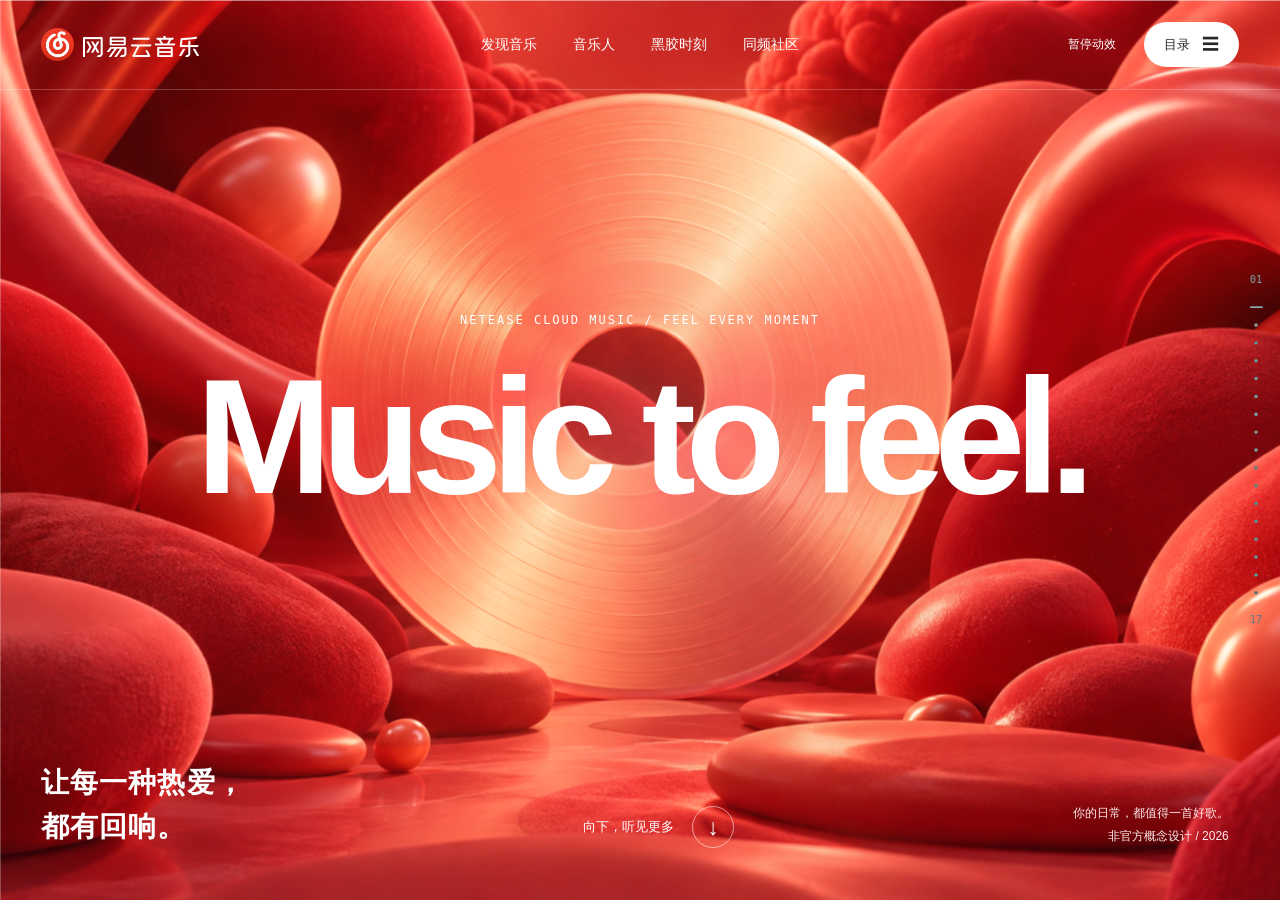
<file: index.html>
<!doctype html><html lang="zh-CN"><head>
<meta charset="UTF-8"><meta name="viewport" content="width=device-width,initial-scale=1"><meta name="theme-color" content="#111111"><meta name="description" content="在网易云音乐，发现好音乐，遇见同频的人。17 个章节的沉浸式音乐概念体验，适合电脑与手机浏览。非官方网站。"><title>网易云音乐 · 每一种热爱，都有回响</title><link rel="icon" href="assets/netease-logo.jpg"><link rel="stylesheet" href="style.css"><link rel="stylesheet" href="v2.css?v=5"><link rel="stylesheet" href="goodpatch-extra.css?v=3"><script src="vendor/anime.umd.min.js" defer></script><script src="v2.js?v=5" defer></script><script src="app.js?v=6" defer></script><script src="motion.js?v=3" defer></script><script src="experience.js" defer></script><script src="goodpatch-extra.js" defer></script></head><body>
<a class="skip-link" href="#daily">跳过开场，探索音乐</a>
<header class="site-header"><a class="official-wordmark" href="#hero" aria-label="网易云音乐，返回首页"><img class="brand-symbol" src="assets/netease-logo.jpg" alt=""><span class="brand-name" aria-hidden="true"></span></a><nav class="desktop-nav" aria-label="主要导航"><a href="#daily">发现音乐</a><a href="#artists">音乐人</a><a href="#vinyl">黑胶时刻</a><a href="#community">同频社区</a></nav><div class="header-actions"><button id="motionToggle" class="motion-toggle" aria-pressed="false">暂停动效</button><button id="menuButton" class="menu-button" aria-expanded="false" aria-controls="chapterMenu">目录 <span>☰</span></button></div></header>
<dialog id="chapterMenu" class="chapter-menu" aria-label="章节目录"><div class="menu-top"><span>EXPLORE YOUR MUSIC</span><button data-close="chapterMenu" aria-label="关闭目录">✕</button></div><div id="menuLinks"></div><p>十四个章节，一次音乐旅程。</p></dialog>
<nav class="chapter-rail" aria-label="快速章节导航"><span id="currentChapter">01</span><div id="railLinks"></div><span>14</span></nav><div class="page-progress" aria-hidden="true"><i id="pageProgress"></i></div>
<main id="page" class="page" tabindex="-1">
<div class="opening-story"><div class="opening-stage">
<div class="opening-axis" aria-hidden="true"></div><div class="music-orb" aria-hidden="true"><div class="orb-inner"><img class="hero-art" src="assets/music-hero-red.png" alt=""><canvas id="heroMotionCanvas"></canvas><canvas id="ambientCanvas"></canvas><div class="orb-shade"></div></div></div>
<section class="chapter hero" id="hero" data-name="听见日常" data-opening="0"><div class="hero-heading"><p class="eyebrow">NETEASE CLOUD MUSIC / FEEL EVERY MOMENT</p><h1><span class="headline-line">Music to feel.</span></h1></div><div class="hero-bottom"><p>让每一种热爱，<br>都有回响。</p><a class="hero-next" href="#discover">向下，听见更多 <span>↓</span></a><span>你的日常，都值得一首好歌。<br>非官方概念设计 / 2026</span></div></section>
<section class="chapter discovery" id="discover" data-name="每一种共鸣" data-opening="1.35"><div class="discovery-side discovery-left"><p class="pill-label">Discover Your Sound</p><h2>Find your<br><em>resonance.</em></h2><h3>发现好音乐，<br>也发现新的自己。</h3><p>从一首喜欢的歌出发，<br>把日常听成不一样的风景。</p><a class="circle-link magnetic" href="#daily">发现音乐 <i>↗</i></a></div><div class="discovery-side discovery-right"><p class="pill-label">Connect Through Music</p><h2>Feel the<br><em>connection.</em></h2><h3>不只是听见。<br>是被理解。</h3><p>某段旋律，刚好说中心情。<br>某条评论，让你不再孤单。</p><a class="circle-link magnetic" href="#community">遇见同频的人 <i>↗</i></a></div><span class="orb-caption">MUSIC CONNECTS US</span></section>
</div></div>

<section class="chapter full-screen roaming" id="roaming" data-name="私人漫游"><canvas id="asciiCanvas" aria-hidden="true"></canvas><div class="roaming-shade"></div><div class="roaming-copy"><p class="eyebrow reveal">03 / PRIVATE ROAMING</p><h2 class="cargo-title"><span>放下选择。</span><span class="outline">跟着喜欢，</span><span>去漫游。</span></h2><p class="reveal">不必提前想好下一首。<br>从此刻的心情出发，让旋律带路。</p><a class="split-cta magnetic reveal" href="https://music.163.com/" target="_blank" rel="noopener"><span>去网易云音乐发现</span><i>↗</i></a></div><div class="roaming-aside"><span class="live-dot"></span> YOUR FREQUENCY<strong id="scrambleText" aria-label="每一种热爱 都有回响">每一种热爱<br>都有回响</strong><p>移动鼠标，扰动你的声音场。</p></div><a class="scroll-prompt" href="#daily">探索更多音乐 <span>↓</span></a></section>

<section class="chapter editorial daily" id="daily" data-name="今日灵感"><div class="section-top"><span>04 / DAILY INSPIRATION</span><span>发现 · 从一首好歌开始</span></div><h2 class="mega-title reveal"><span>Selected</span><span>for your day.</span></h2><div class="section-heading reveal"><h3>给今天，挑一张情绪唱片。</h3><p>不追赶别人的播放列表。<br>慢一点，听听今天的自己。<br><span class="muted">编辑选听 · 非个性化推荐</span></p></div><div class="daily-layout"><div class="mood-tabs" role="group" aria-label="按心情筛选唱片"><button aria-pressed="true" data-mood="all">全部灵感</button><button aria-pressed="false" data-mood="quiet">安静下来</button><button aria-pressed="false" data-mood="road">出发路上</button><button aria-pressed="false" data-mood="night">留给深夜</button></div><div class="album-grid" id="dailyAlbums"></div></div><p class="small muted" id="filterStatus" aria-live="polite">4 张唱片，4 种心情</p></section>

<section class="chapter collection" id="collection" data-name="歌单宇宙"><div class="collection-intro"><p class="eyebrow">05 / CURATED WORLDS</p><h2>总有一个世界，<br>与你同频。</h2><p>歌单是另一种日记。<br>把散落的心情，收进同一段旅程。</p><nav aria-label="歌单场景"><a href="#scene-one">01 清醒梦境</a><a href="#scene-two">02 城市慢行</a><a href="#scene-three">03 夜晚独白</a></nav></div><div class="card-stack">
<article class="stack-card" id="scene-one"><img src="assets/album-xiaomeng.jpg" alt="陈粒《小梦大半》专辑封面" loading="lazy"><div><span>01 / INDIE MOMENTS</span><h3>清醒梦境</h3><p>不规则的旋律，装得下天马行空的自己。</p><a class="text-link" href="https://music.163.com/#/discover/playlist/?cat=独立" target="_blank" rel="noopener">发现独立音乐歌单 ↗</a></div></article>
<article class="stack-card" id="scene-two"><img src="assets/landlords-cat.jpg" alt="房东的猫，在树下与吉他相伴" loading="lazy"><div><span>02 / ON THE ROAD</span><h3>城市慢行</h3><p>沿着人声和木吉他，把熟悉的路走成远方。</p><a class="text-link" href="https://music.163.com/#/discover/playlist/?cat=民谣" target="_blank" rel="noopener">寻找民谣歌单 ↗</a></div></article>
<article class="stack-card" id="scene-three"><img src="assets/album-xiaowang.jpg" alt="毛不易《小王》专辑封面" loading="lazy"><div><span>03 / AFTER HOURS</span><h3>夜晚独白</h3><p>世界安静下来，终于轮到自己的声音。</p><a class="text-link" href="https://music.163.com/#/discover/playlist/?cat=夜晚" target="_blank" rel="noopener">打开夜晚歌单 ↗</a></div></article></div></section>

<section class="chapter editorial artists" id="artists" data-name="音乐人画廊"><div class="section-top"><span>06 / VOICES WE LOVE</span><span>点击海报 · 走近音乐人</span></div><h2 class="mega-title reveal"><span>Voices</span><span>with a soul.</span></h2><div class="section-heading reveal"><h3>他们把生活，写成了歌。</h3><p>听见独特的表达，<br>也听见具体而鲜活的人。</p></div><div class="artist-gallery" id="artistGallery"></div></section>

<section class="chapter musician-feature" id="original" data-name="原创现场"><div class="feature-photo"><img src="assets/chen-hongyu.jpg" alt="音乐人陈鸿宇官方肖像" loading="lazy" data-parallax=".1"><span>CHEN HONGYU / 陈鸿宇</span></div><div class="feature-copy reveal"><p class="eyebrow">07 / ORIGINAL VOICES</p><h2>一把吉他。<br>一个人的旷野。</h2><p>从《浓烟下的诗歌电台》出发，走进陈鸿宇的音乐表达。民谣可以关于远方，也可以关于脚下的生活。</p><p>那些值得被听见的声音，不必长得一样。在网易音乐人，继续发现新的名字。</p><a class="split-cta magnetic" href="https://music.163.com/st/musician" target="_blank" rel="noopener"><span>探索网易音乐人</span><i>↗</i></a><span class="oversize-word" aria-hidden="true">ORIGINAL.</span></div></section>

<section class="chapter editorial vinyl" id="vinyl" data-name="黑胶时刻"><div class="section-top"><span>08 / THE ART OF LISTENING</span><span>给一张专辑，完整的时间</span></div><div class="vinyl-layout"><div class="vinyl-copy reveal"><p class="eyebrow">SIDE A — SLOW DOWN</p><h2>让时间，<br>转慢一点。</h2><p>封面、曲序、前奏与尾声。<br>一张专辑的故事，值得从头听到尾。</p><button class="split-cta magnetic" id="spinRecord" aria-pressed="false"><span>转动唱片</span><i>↻</i></button><p class="small muted" id="recordStatus">唱片视觉互动 · 不播放商业录音</p></div><div class="record-stage"><img id="vinylRecord" src="assets/vinyl-crimson.png" alt="黑色纹理黑胶唱片，深红色唱片标签" loading="lazy"><span class="record-caption">33⅓ RPM<br>AN ENTIRE WORLD IN ONE RECORD</span></div></div></section>

<section class="chapter editorial album-story" id="albums" data-name="完整专辑"><div class="section-top"><span>09 / FROM FIRST TRACK TO LAST</span><span>不只收藏单曲，也收藏一段故事</span></div><div class="album-feature" id="albumFeature"><div class="album-feature-image"><img id="featureCover" src="assets/album-xiaomeng.jpg" alt="陈粒《小梦大半》专辑封面" loading="lazy"></div><div class="album-feature-copy"><p class="eyebrow" id="featureArtist">陈粒 / CHEN LI</p><h2 id="featureTitle">小梦大半</h2><p id="featureDescription">在细腻与锋利之间，让想象自由生长。留出一段完整的时间，走进陈粒的声音世界。</p><a class="text-link" id="featureLink" href="https://music.163.com/#/album?id=34780579" target="_blank" rel="noopener">在网易云音乐听这张专辑 ↗</a><div class="feature-controls"><button id="previousAlbum" aria-label="上一张专辑">←</button><span id="albumCounter" aria-live="polite">01 / 04</span><button id="nextAlbum" aria-label="下一张专辑">→</button></div></div></div></section>

<section class="chapter live-section" id="live" data-name="奔赴现场"><img src="assets/festival-live.jpg" alt="青岛 2023 热爱全开音乐节夜景，非当前演出公告" loading="lazy" data-parallax=".14"><div class="live-overlay"></div><div class="live-copy reveal"><p class="eyebrow">10 / FEEL IT LIVE</p><h2>耳机之外，<br>还有一万种心跳。</h2><p>等一束灯光亮起，等熟悉的前奏响起。<br>把独自听过很多遍的歌，变成一起记住的夜晚。</p><a class="split-cta magnetic" href="https://music.163.com/#/discover/playlist/?cat=现场" target="_blank" rel="noopener"><span>先听一张现场歌单</span><i>↗</i></a></div><span class="live-massive" aria-hidden="true">LIVE LOUD.</span><p class="photo-note">2023 青岛热爱全开音乐节 · 历史现场氛围图</p></section>

<section class="chapter editorial community" id="community" data-name="同频的人"><div class="section-top"><span>11 / NEVER LISTEN ALONE</span><span>音乐 · 让表达发生</span></div><div class="section-heading reveal"><h2>你听懂的那一秒，<br>有人也在。</h2><p>有些话，说给一首歌听。<br>有些共鸣，在评论里遇见。</p></div><div class="quote-grid"><article class="quote-card"><span>写给 · 清晨</span><blockquote>不用立刻变得很厉害。<br>今天也有一首歌，<br>陪你慢慢来。</blockquote><button class="like-button" aria-pressed="false" aria-label="喜欢清晨文案">♡ <span>有共鸣</span></button></article><article class="quote-card"><span>写给 · 路上的你</span><blockquote>耳机里有一座城市。<br>每次播放，<br>我都重新路过你。</blockquote><button class="like-button" aria-pressed="false" aria-label="喜欢路上文案">♡ <span>有共鸣</span></button></article><article class="quote-card"><span>写给 · 夜晚</span><blockquote>今天没有说出口的话，<br>好像都藏在了<br>这段前奏里。</blockquote><button class="like-button" aria-pressed="false" aria-label="喜欢夜晚文案">♡ <span>有共鸣</span></button></article></div><p class="small muted">本页为原创情绪文案，并非摘录真实用户评论。点赞仅保存在当前页面。</p></section>

<section class="chapter editorial connections" id="connections" data-name="声音的连接"><div class="section-top"><span>12 / EVERY SOUND CONNECTS</span><span>从一首歌，到一个新世界</span></div><div class="connection-layout"><div class="reveal"><h2>喜欢，<br>从不只有一种。</h2><p>人声、吉他、节奏、诗意。<br>沿着一条声音的线索，<br>发现下一位喜欢的音乐人。</p><p id="routeDescription" class="route-description" aria-live="polite">选择一个声音节点，看看下一站。</p></div><div class="sound-map"><svg viewBox="0 0 600 500" aria-hidden="true"><g fill="none" stroke="currentColor" stroke-width="1.5"><path id="route1" d="M300 250C110 300 250 40 100 95"/><path id="route2" d="M300 250C420 220 380 90 510 115"/><path id="route3" d="M300 250C390 300 280 470 480 410"/><path id="route4" d="M300 250C270 420 70 270 105 390"/></g><g class="route-arrows" fill="currentColor"><polygon points="0,-4 9,0 0,4"><animateMotion dur="4s" repeatCount="indefinite" rotate="auto"><mpath href="#route1"/></animateMotion></polygon><polygon points="0,-4 9,0 0,4"><animateMotion dur="4.7s" repeatCount="indefinite" rotate="auto"><mpath href="#route2"/></animateMotion></polygon><polygon points="0,-4 9,0 0,4"><animateMotion dur="5.4s" repeatCount="indefinite" rotate="auto"><mpath href="#route3"/></animateMotion></polygon><polygon points="0,-4 9,0 0,4"><animateMotion dur="4.2s" repeatCount="indefinite" rotate="auto"><mpath href="#route4"/></animateMotion></polygon></g></svg><img class="map-center" src="assets/netease-logo.jpg" alt="网易云音乐官方图标"><button class="map-node node-one" data-route="0"><img src="assets/chen-li.jpg" alt=""><span>独立 · 陈粒</span></button><button class="map-node node-two" data-route="1"><img src="assets/mao-buyi.jpg" alt=""><span>叙事 · 毛不易</span></button><button class="map-node node-three" data-route="2"><img src="assets/landlords-cat.jpg" alt=""><span>温柔 · 房东的猫</span></button><button class="map-node node-four" data-route="3"><img src="assets/chen-hongyu.jpg" alt=""><span>民谣 · 陈鸿宇</span></button></div></div></section>

<section class="chapter editorial moments" id="moments" data-name="全天候陪伴"><div class="section-top"><span>13 / YOUR EVERYDAY SOUNDTRACK</span><span>从早到晚，音乐一直在</span></div><div class="moment-layout"><div class="moment-time"><span id="momentClock">07:30</span><div class="moment-ring" aria-hidden="true"></div><p id="momentLabel">早安，给新的一天一点期待。</p></div><div><h2 class="reveal">把每个时刻，<br>过成喜欢的样子。</h2><div class="moment-options" role="group" aria-label="选择一天中的时刻"><button data-moment="0" aria-pressed="true"><span>01 / 早晨</span><strong>慢慢醒来</strong><i>↗</i></button><button data-moment="1" aria-pressed="false"><span>02 / 午后</span><strong>找回专注</strong><i>↗</i></button><button data-moment="2" aria-pressed="false"><span>03 / 傍晚</span><strong>走一段路</strong><i>↗</i></button><button data-moment="3" aria-pressed="false"><span>04 / 深夜</span><strong>和自己待着</strong><i>↗</i></button></div><a class="text-link" id="momentLink" href="https://music.163.com/#/discover/playlist/?cat=清晨" target="_blank" rel="noopener">打开此刻的歌单 ↗</a></div></div></section>

<section class="chapter download-section" id="download" data-name="即刻启程"><div class="section-top"><span>14 / TAKE YOUR MUSIC WITH YOU</span><button class="back-top" data-go="hero">回到开场 ↑</button></div><div class="download-main reveal"><img src="assets/netease-logo.jpg" alt="网易云音乐官方应用图标"><h2>Let music<br>move you.<span class="download-cn">下一首，就是你的故事。</span></h2><p>下载网易云音乐，让好音乐成为日常。</p><a class="split-cta magnetic" href="https://music.163.com/#/download" target="_blank" rel="noopener"><span>前往官方下载</span><i>↗</i></a><div class="platforms"><span>Windows</span><span>macOS</span></div></div><div class="footer-word" aria-hidden="true">LET MUSIC HAPPEN.</div><footer><span>网易云音乐 · 非官方概念展示</span><div><a href="https://music.163.com/" target="_blank" rel="noopener">网易云官网 ↗</a><button id="creditsButton">素材与演示说明</button><span>2026</span></div></footer></section>
</main>
<dialog id="artistDialog" class="artist-dialog" aria-labelledby="dialogName"><button class="dialog-close" data-close="artistDialog" aria-label="关闭音乐人详情">✕</button><img id="dialogImage" alt=""><div><p class="eyebrow">ARTIST SPOTLIGHT</p><h2 id="dialogName"></h2><p id="dialogDescription"></p><a class="split-cta" id="dialogLink" target="_blank" rel="noopener"><span>在网易云音乐听 TA</span><i>↗</i></a><p class="small muted">肖像来自网易云音乐公开音乐人资料</p></div></dialog>
<dialog id="creditsDialog" class="credits-dialog" aria-labelledby="creditsTitle"><button class="dialog-close" data-close="creditsDialog" aria-label="关闭说明">✕</button><h2 id="creditsTitle">关于这段音乐旅程</h2><p>这是非官方概念宣传页，不代表网易云音乐或音乐人的合作、代言与承诺。</p><p>品牌图标、音乐人照片与专辑封面来自网易云音乐公开页面，版权归各权利人所有。正式商业使用前需获得相应授权。</p><p>开场当前使用动态图片、圆形收束与字符声场，可替换为你提供的视频。页面不提供商业歌曲在线播放。编辑选听、情绪文案与场景搭配为原创策划，不是官方推荐或真实评论。</p><p>动效使用 <a href="https://github.com/juliangarnier/anime" target="_blank" rel="noopener">Anime.js（MIT）</a>；本次参考 Goodpatch 的全屏收束、双栏与大图排版；保留 Orange Horse Studio 提示的字符视觉与堆叠节奏，以及 CARGOX 提示的标题和路径动画。均重新实现，没有复制参考网站代码。</p><a class="text-link" href="credits.html" target="_blank">查看素材来源与效果对应表 ↗</a></dialog><div class="toast" id="toast" role="status" aria-live="polite"></div>
</body></html>
</file>
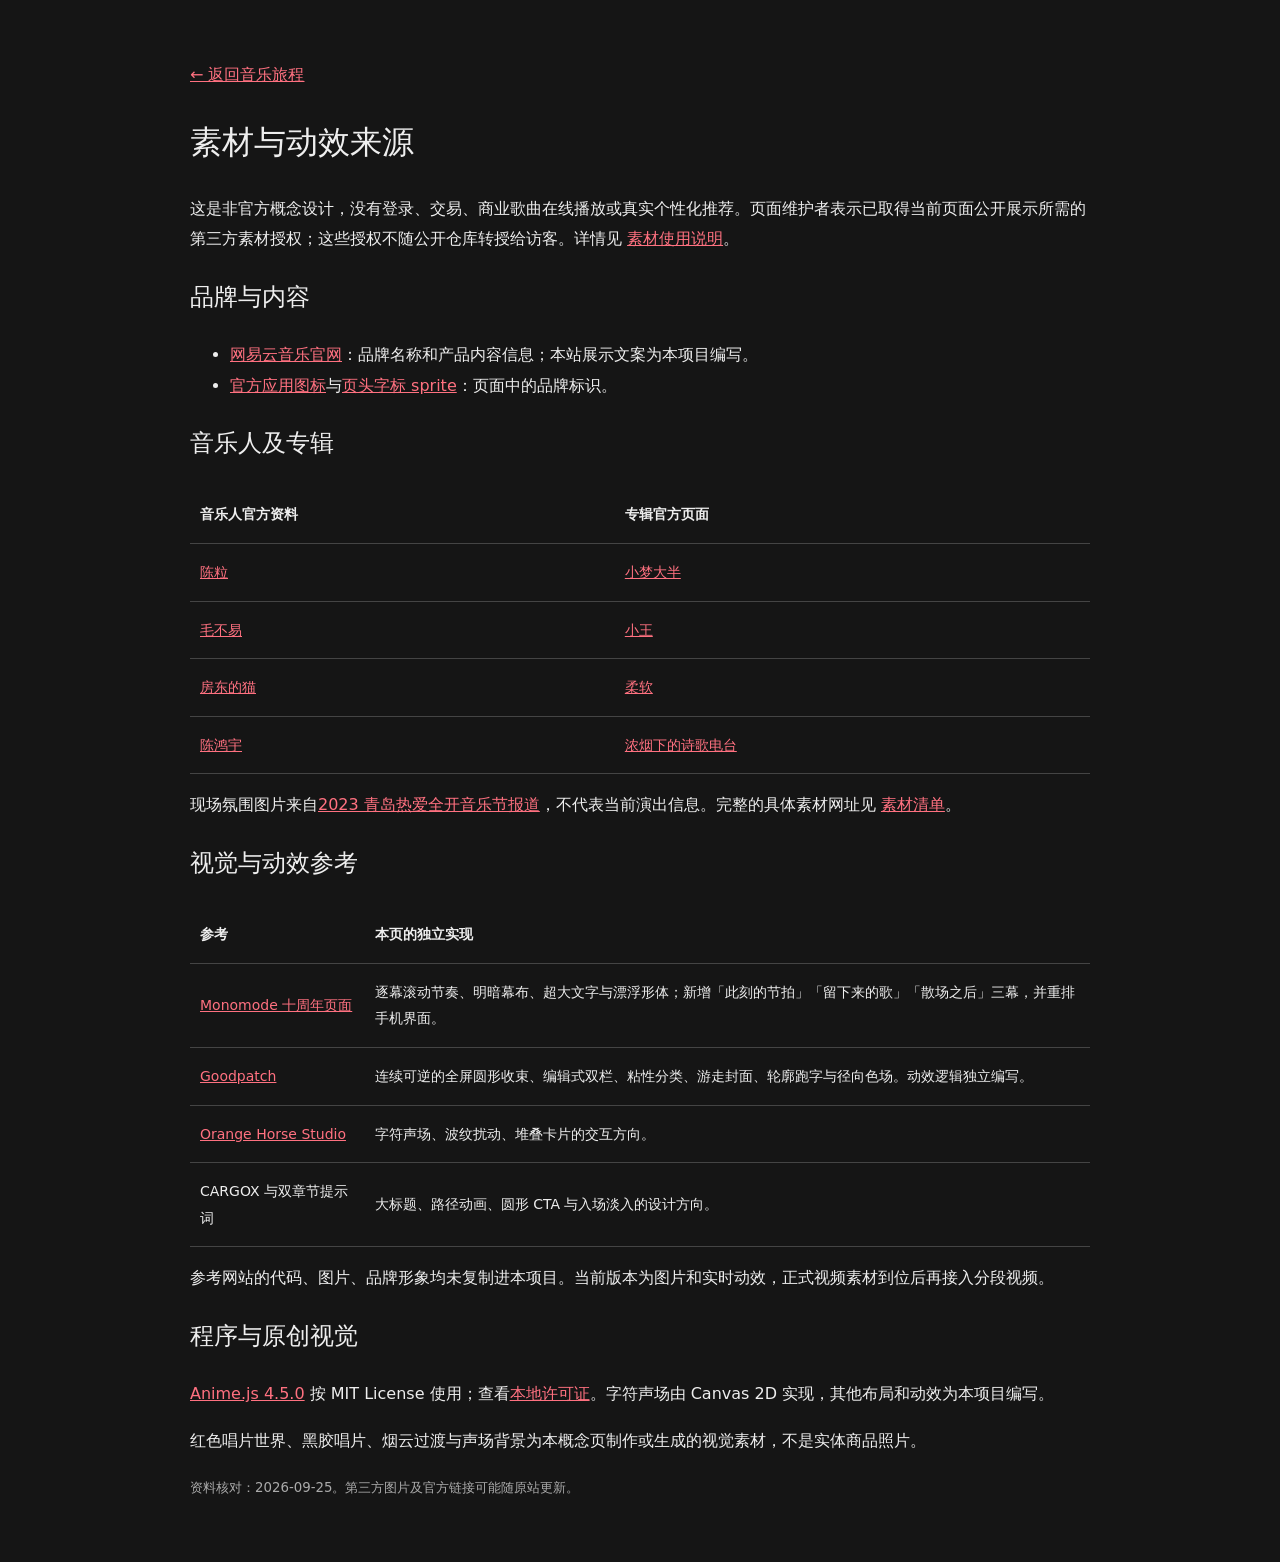
<file: credits.html>
<!doctype html>
<html lang="zh-CN">
<head>
  <meta charset="utf-8">
  <meta name="viewport" content="width=device-width,initial-scale=1">
  <title>素材与动效来源 · 网易云音乐概念页</title>
  <style>
    body{max-width:900px;margin:60px auto;padding:0 25px;background:#151515;color:#eee;font:16px/1.9 system-ui}
    a{color:#ff7180}h1,h2{font-weight:500}table{border-collapse:collapse;width:100%;font-size:14px}
    th,td{text-align:left;padding:15px 10px;border-bottom:1px solid #444}small{color:#aaa}code{overflow-wrap:anywhere}
    @media(max-width:600px){body{margin:28px auto;padding:0 18px}table{font-size:12px}th,td{padding:10px 5px}}
  </style>
</head>
<body>
  <a href="index.html">← 返回音乐旅程</a>
  <h1>素材与动效来源</h1>
  <p>这是非官方概念设计，没有登录、交易、商业歌曲在线播放或真实个性化推荐。页面维护者表示已取得当前页面公开展示所需的第三方素材授权；这些授权不随公开仓库转授给访客。详情见 <a href="ASSET-RIGHTS.md">素材使用说明</a>。</p>

  <h2>品牌与内容</h2>
  <ul>
    <li><a href="https://music.163.com/">网易云音乐官网</a>：品牌名称和产品内容信息；本站展示文案为本项目编写。</li>
    <li><a href="https://p3.music.126.net/9z9CeujRSPOPm7Rq2DFw_g==/6674035581283071.jpg">官方应用图标</a>与<a href="https://s2.music.126.net/style/web2/img/frame/topbar.png">页头字标 sprite</a>：页面中的品牌标识。</li>
  </ul>

  <h2>音乐人及专辑</h2>
  <table><tr><th>音乐人官方资料</th><th>专辑官方页面</th></tr>
    <tr><td><a href="https://music.163.com/artist?id=1007170">陈粒</a></td><td><a href="https://music.163.com/album?id=34780579">小梦大半</a></td></tr>
    <tr><td><a href="https://music.163.com/artist?id=12138269">毛不易</a></td><td><a href="https://music.163.com/album?id=83823905">小王</a></td></tr>
    <tr><td><a href="https://music.163.com/artist?id=1050282">房东的猫</a></td><td><a href="https://music.163.com/album?id=37989114">柔软</a></td></tr>
    <tr><td><a href="https://music.163.com/artist?id=1058228">陈鸿宇</a></td><td><a href="https://music.163.com/album?id=3116882">浓烟下的诗歌电台</a></td></tr>
  </table>
  <p>现场氛围图片来自<a href="https://www.thepaper.cn/newsDetail_forward_23894137">2023 青岛热爱全开音乐节报道</a>，不代表当前演出信息。完整的具体素材网址见 <a href="asset-sources.json">素材清单</a>。</p>

  <h2>视觉与动效参考</h2>
  <table><tr><th>参考</th><th>本页的独立实现</th></tr>
    <tr><td><a href="https://monomode.co.jp/10th/">Monomode 十周年页面</a></td><td>逐幕滚动节奏、明暗幕布、超大文字与漂浮形体；新增「此刻的节拍」「留下来的歌」「散场之后」三幕，并重排手机界面。</td></tr>
    <tr><td><a href="https://goodpatch.com/ja">Goodpatch</a></td><td>连续可逆的全屏圆形收束、编辑式双栏、粘性分类、游走封面、轮廓跑字与径向色场。动效逻辑独立编写。</td></tr>
    <tr><td><a href="https://github.com/vikod3/orange-horse-studio">Orange Horse Studio</a></td><td>字符声场、波纹扰动、堆叠卡片的交互方向。</td></tr>
    <tr><td>CARGOX 与双章节提示词</td><td>大标题、路径动画、圆形 CTA 与入场淡入的设计方向。</td></tr>
  </table>
  <p>参考网站的代码、图片、品牌形象均未复制进本项目。当前版本为图片和实时动效，正式视频素材到位后再接入分段视频。</p>

  <h2>程序与原创视觉</h2>
  <p><a href="https://github.com/juliangarnier/anime">Anime.js 4.5.0</a> 按 MIT License 使用；查看<a href="vendor/anime-LICENSE.md">本地许可证</a>。字符声场由 Canvas 2D 实现，其他布局和动效为本项目编写。</p>
  <p>红色唱片世界、黑胶唱片、烟云过渡与声场背景为本概念页制作或生成的视觉素材，不是实体商品照片。</p>
  <small>资料核对：2026-09-25。第三方图片及官方链接可能随原站更新。</small>
</body>
</html>
</file>
<file: style.css>
@charset "UTF-8";
@import url('goodpatch.css');
@import url('experience.css');
body>.site-header{background:#0b0b0bed;backdrop-filter:blur(14px)}
.connection-layout>div>h2{font-size:clamp(40px,4.4vw,76px)}
.moment-layout>div>h2{font-size:clamp(38px,3.8vw,66px)}
.hero:after{content:"";position:absolute;inset:0;z-index:-1;pointer-events:none;opacity:.035;background-image:url("data:image/svg+xml,%3Csvg viewBox='0 0 160 160' xmlns='http://www.w3.org/2000/svg'%3E%3Cfilter id='n'%3E%3CfeTurbulence type='fractalNoise' baseFrequency='.9' numOctaves='3' stitchTiles='stitch'/%3E%3C/filter%3E%3Cpath fill='%23fff' filter='url(%23n)' d='M0 0h160v160H0z'/%3E%3C/svg%3E")}
.word-reveal{display:inline-block;transform-origin:50% 100%;will-change:transform}
@media(max-width:800px){.site-header{background:#0b0b0bf2}.map-node span{max-width:110px}}
/* Header stays legible across the dark/red/editorial chapters. */
:root{--red:#ef2337;--ink:#111;--paper:#f4f3ef;--muted:#aaa8a7;--ease:cubic-bezier(.16,1,.3,1);color-scheme:dark;font-size:16px}*{box-sizing:border-box}html,body{margin:0;height:100%;background:var(--ink)}body{color:var(--paper);font-family:"PingFang SC","Microsoft YaHei",Arial,sans-serif;-webkit-font-smoothing:antialiased;overflow:hidden}button,a{-webkit-tap-highlight-color:transparent;touch-action:manipulation}button{font:inherit;color:inherit;cursor:pointer;border:0;background:none}a{color:inherit;text-decoration:none}button:focus-visible,a:focus-visible{outline:2px solid currentColor;outline-offset:6px}img{display:block;max-width:100%}h1,h2,h3,p{margin-top:0}h2{font-family:"Songti SC","STSong",Georgia,serif;font-size:clamp(42px,5.2vw,86px);font-weight:400;line-height:1.18;letter-spacing:-.045em;margin-bottom:28px}p{font-size:16px;line-height:1.9}::selection{background:var(--red);color:white}.page{height:100svh;overflow-y:auto;overflow-x:clip;scroll-behavior:smooth;overscroll-behavior-y:none;scrollbar-width:thin;scrollbar-color:#666 #111}.chapter{position:relative}.full-screen{height:100svh;min-height:720px;overflow:hidden}.editorial{padding:110px 7vw 100px;min-height:100svh}.eyebrow,.section-top{font:12px/1.6 ui-monospace,monospace;letter-spacing:1.8px;text-transform:uppercase}.section-top{display:flex;justify-content:space-between;border-top:1px solid #ffffff30;padding-top:18px;margin-bottom:64px}.section-top span:last-child{letter-spacing:1px}.section-heading{display:flex;align-items:flex-end;justify-content:space-between;margin-bottom:38px;gap:32px}.section-heading h2{margin:0}.section-heading p{margin:0;width:280px}.small{font-size:13px}.muted{color:var(--muted)}.red{color:var(--red)}.text-link{display:inline-block;border-bottom:1px solid;padding:10px 0;font-size:15px;transition:letter-spacing .3s}.text-link:hover{letter-spacing:1px}.split-cta{display:inline-flex;align-items:center;gap:7px;position:relative;padding:0;background:none}.split-cta>span{padding:19px 29px;border-radius:40px;background:var(--paper);color:var(--ink);font-size:15px}.split-cta i{display:grid;place-items:center;width:60px;height:60px;background:var(--paper);color:var(--ink);border-radius:50%;font:25px Arial;transition:transform .35s var(--ease)}.split-cta:hover i{transform:rotate(45deg)}.split-cta:active{scale:.97}.magnetic{will-change:transform}.site-header{position:fixed;top:0;left:0;right:0;padding:15px 4vw;display:flex;align-items:center;justify-content:space-between;z-index:40;color:white;background:linear-gradient(#090909cf,transparent);pointer-events:none}.site-header>*{pointer-events:auto}.official-wordmark{display:block;width:176px;height:54px;background:url("assets/netease-topbar.png") 0 -7px no-repeat;flex-shrink:0}.desktop-nav{display:flex;gap:32px;font-size:14px}.desktop-nav a{position:relative;padding:12px 0}.desktop-nav a:after{content:"";position:absolute;bottom:2px;left:0;width:0;height:1px;background:var(--red);transition:width .3s}.desktop-nav a:hover:after{width:100%}.header-actions{display:flex;align-items:center;gap:22px}.motion-toggle{font-size:12px;color:#e3dfdf}.menu-button{font-size:14px;display:flex;align-items:center;gap:12px}.menu-button span{font-size:22px}.chapter-rail{position:fixed;right:20px;top:50%;transform:translateY(-50%);z-index:35;display:flex;flex-direction:column;align-items:center;gap:16px;color:#eee;mix-blend-mode:difference;font:12px ui-monospace,monospace}.chapter-rail>div{display:flex;flex-direction:column;gap:3px}.chapter-rail a{display:grid;place-items:center;width:24px;height:18px}.chapter-rail a:before{content:"";width:4px;height:4px;background:currentColor;border-radius:50%;transition:width .25s,height .25s}.chapter-rail a[aria-current="step"]:before{width:15px;height:2px;border-radius:0}.page-progress{position:fixed;left:0;top:0;width:100%;height:2px;z-index:80;pointer-events:none}.page-progress i{display:block;width:0;height:100%;background:var(--red)}.skip-link{position:fixed;top:-60px;left:20px;z-index:100;background:white;color:black;padding:12px}.skip-link:focus{top:10px}
.hero{background:#080707;isolation:isolate}.hero-media{position:absolute;inset:0;z-index:-2}.hero-art{width:100%;height:100%;object-fit:cover;animation:breathe 13s ease-in-out infinite alternate;will-change:transform}.vignette{position:absolute;inset:0;background:linear-gradient(90deg,#090707d9,transparent 70%),linear-gradient(0deg,#090707a3,transparent 48%)}#ambientCanvas{position:absolute;inset:0;width:100%;height:100%}.hero-topline{position:absolute;top:19%;left:4.5vw;font:13px/1.7 ui-monospace,monospace;letter-spacing:2px}.oval-cta{position:absolute;right:7vw;top:20%;border:1px solid #ffffff80;border-radius:50%;padding:28px 36px;display:flex;gap:35px;align-items:center;font-size:16px;transition:background .3s,backdrop-filter .3s}.oval-cta:hover{background:#ffffff18;backdrop-filter:blur(32px)}.oval-cta span{font-size:28px}.hero-description{position:absolute;left:4.5vw;top:49%;color:#d6cece}.hero-description .eyebrow{color:#a59393}.hero-description p{margin-bottom:20px}.hero-heading{position:absolute;right:7vw;bottom:10%;text-align:right}.hero h1{font-family:"Songti SC","STSong",Georgia,serif;font-weight:400;font-size:clamp(68px,min(8.4vw,12vh),140px);line-height:1.02;letter-spacing:-.075em;margin:0}.headline-line{display:block}.headline-line.indent{padding-right:.7em}.hero-heading>.eyebrow{color:#bca9a9}.scroll-prompt{position:absolute;bottom:30px;left:50%;transform:translateX(-50%);display:flex;align-items:center;gap:20px;font-size:13px;letter-spacing:1px;z-index:4}.scroll-prompt span{width:42px;height:42px;border:1px solid #ffffff55;border-radius:50%;display:grid;place-items:center;font-size:20px}.scroll-prompt:hover span{background:var(--red)}.concept-note{position:absolute;bottom:32px;left:4.5vw;font:12px/1.5 ui-monospace,monospace;color:#a89494;max-width:220px}.discovery{background:var(--red);isolation:isolate}.cloud-transition{position:absolute;z-index:4;top:-16%;left:-5%;width:110%;height:37%;object-fit:fill;pointer-events:none;will-change:transform}.discovery-copy{position:relative;z-index:3;text-align:center;padding-top:18vh;max-width:750px;margin:auto}.discovery-copy h2{font-size:clamp(52px,6vw,92px);line-height:1.05;margin-bottom:24px}.discovery-copy p:not(.eyebrow){line-height:1.8}.handwriting{position:absolute;z-index:-1;font-family:"Snell Roundhand","Brush Script MT",cursive;font-size:clamp(70px,8vw,130px);color:#ffb4b441;left:50%;top:25%;white-space:nowrap;transform:translateX(-50%) rotate(-9deg)}.discovery-bottom{position:absolute;bottom:0;left:0;right:0;height:31%;overflow:hidden;z-index:1}.discovery-bottom img{width:100%;height:100%;object-fit:cover;object-position:50% 60%;animation:breathe 12s infinite alternate}.discovery-bottom:after{content:"";position:absolute;inset:0;background:linear-gradient(var(--red),transparent 65%)}.discovery-bottom span{position:absolute;bottom:35px;left:5vw;font:clamp(24px,5vw,84px)/1 Arial;letter-spacing:-.05em;z-index:1;color:#ffffff61}.roaming{background:#050505;isolation:isolate}.roaming-shade{position:absolute;inset:0;background:linear-gradient(90deg,#050505a6,transparent);z-index:-1}#asciiCanvas{position:absolute;inset:0;width:100%;height:100%;z-index:-2}.roaming-copy{padding:19vh 7vw 0}.cargo-title{font-family:"Arial Narrow","PingFang SC",sans-serif;font-size:clamp(60px,7.5vw,118px);font-weight:850;line-height:1.1;letter-spacing:-.075em;margin:25px 0}.cargo-title span{display:block}.cargo-title span:nth-child(2){margin-left:.6em}.outline{color:transparent;-webkit-text-stroke:1px #f4f3ef}.roaming-copy>p:not(.eyebrow){color:#c4b9b9}.roaming-aside{position:absolute;right:9%;top:39%;font:12px/1.7 ui-monospace,monospace;letter-spacing:1px}.roaming-aside strong{display:block;font:32px/1.5 "Songti SC",serif;margin-top:30px}.roaming-aside p{font-size:13px;color:#a89393;margin-top:35px}.live-dot{display:inline-block;width:7px;height:7px;background:var(--red);border-radius:50%;margin-right:9px;box-shadow:0 0 12px var(--red)}
.daily{background:var(--paper);color:var(--ink);--muted:#777}.daily .section-top,.artists .section-top{border-color:#1113}.mood-tabs{display:flex;gap:10px;margin:42px 0 32px;flex-wrap:wrap}.mood-tabs button{padding:12px 23px;border:1px solid #bbb;border-radius:30px;font-size:14px;transition:background .25s,color .25s}.mood-tabs button[aria-pressed=true],.mood-tabs button:hover{background:var(--ink);color:white;border-color:var(--ink)}.album-grid{display:grid;grid-template-columns:repeat(4,1fr);gap:25px;min-height:330px}.album-card{position:relative}.album-card a{display:block}.album-cover{aspect-ratio:1;overflow:hidden;position:relative}.album-cover img{width:100%;height:100%;object-fit:cover;transition:transform .7s var(--ease)}.album-cover:after{content:"↗";position:absolute;bottom:14px;right:14px;width:44px;height:44px;border-radius:50%;background:white;display:grid;place-items:center;opacity:0;transform:translateY(15px);transition:.3s}.album-card:hover img{transform:scale(1.045)}.album-card:hover .album-cover:after{opacity:1;transform:none}.album-card h3{font-size:18px;font-weight:500;margin:20px 0 7px}.album-card p{font-size:14px;color:#777;margin:0}.album-tag{position:absolute;top:14px;left:14px;background:#111a;color:white;font-size:12px;padding:5px 10px;backdrop-filter:blur(8px)}.collection{display:grid;grid-template-columns:.8fr 1.2fr;gap:7vw;padding:110px 7vw;background:#ee2337;color:#fff}.collection-intro{position:sticky;top:145px;align-self:start}.collection-intro h2{font-size:clamp(40px,4.2vw,68px);margin-top:40px}.collection-intro nav{display:flex;flex-direction:column;gap:22px;margin-top:55px;font-size:15px}.collection-intro nav a{opacity:.65;transition:opacity .3s}.collection-intro nav a:hover{opacity:1}.card-stack{padding-bottom:8vh}.stack-card{position:sticky;top:112px;margin-bottom:60px;border-radius:3px;overflow:hidden;height:70vh;min-height:550px;transform-origin:center top;background:#111;box-shadow:0 20px 60px #52001033;will-change:transform}.stack-card:last-child{margin-bottom:0}.stack-card img{width:100%;height:100%;object-fit:cover}.stack-card:after{content:"";position:absolute;inset:0;background:linear-gradient(transparent 15%,#000c)}.stack-card>div{position:absolute;bottom:40px;left:38px;right:38px;z-index:2}.stack-card h3{font-family:"Songti SC",serif;font-size:55px;font-weight:400;margin:12px 0}.stack-card span{font:12px ui-monospace,monospace;letter-spacing:2px}.stack-card p{font-size:16px}.artists{background:var(--paper);color:#111}.artist-gallery{display:grid;grid-template-columns:repeat(4,1fr);gap:20px;margin-top:60px}.artist-card{padding:0;text-align:left;perspective:900px}.artist-portrait{height:430px;position:relative;overflow:hidden;background:#aaa;transition:transform .4s}.artist-card:nth-child(even){padding-top:65px}.artist-portrait img{width:100%;height:100%;object-fit:cover;filter:grayscale(1);transition:filter .65s,scale .8s var(--ease)}.artist-card:hover img,.artist-card:focus-visible img{filter:grayscale(0);scale:1.07}.artist-portrait>span{position:absolute;top:16px;left:14px;writing-mode:vertical-rl;color:white;font:12px ui-monospace,monospace;letter-spacing:2px}.artist-portrait:after{content:"探索 ↗";position:absolute;bottom:20px;right:15px;background:#fff;padding:11px 17px;color:#111;border-radius:50%;font-size:14px;transform:translateY(80px);transition:transform .5s var(--ease)}.artist-card:hover .artist-portrait:after{transform:none}.artist-info{display:flex;align-items:center;justify-content:space-between;padding-top:22px}.artist-info h3{font-size:21px;font-weight:500;margin:0}.artist-info span{font-size:12px;color:#666}.musician-feature{display:grid;grid-template-columns:1fr 1fr;min-height:100svh;background:#111;overflow:hidden}.feature-photo{height:100svh;min-height:750px;position:relative;overflow:hidden}.feature-photo img{width:100%;height:120%;object-fit:cover;filter:grayscale(1);object-position:50% 30%;position:absolute;top:-10%}.feature-photo>span{position:absolute;bottom:40px;left:6vw;z-index:2;font:12px ui-monospace,monospace;letter-spacing:2px}.feature-copy{position:relative;padding:16vh 7vw 100px 6vw;overflow:hidden}.feature-copy h2{font-size:clamp(44px,4.5vw,76px);margin-top:40px}.feature-copy p{max-width:420px;color:#bbb}.feature-copy .split-cta{margin-top:25px}.oversize-word{position:absolute;bottom:0;left:0;font:900 8vw/.8 Arial;color:#ffffff09;white-space:nowrap}.vinyl{overflow:hidden;background:#181818}.vinyl-layout{display:grid;grid-template-columns:.8fr 1.2fr;align-items:center;gap:4vw}.vinyl-copy h2{font-size:clamp(50px,6vw,90px)}.vinyl-copy>p{color:#aaa}.vinyl-copy .split-cta{margin-top:20px}.vinyl-copy .small{margin-top:20px}.record-stage{position:relative;aspect-ratio:1;max-height:720px;display:grid;place-items:center}.record-stage img{width:100%;filter:drop-shadow(0 30px 25px #0008);animation:record-spin 14s linear infinite;animation-play-state:paused}.record-stage.is-spinning img{animation-play-state:running}.record-caption{position:absolute;right:0;bottom:0;font:12px/1.6 ui-monospace,monospace;letter-spacing:1px;color:#aaa;text-align:right}.album-story{background:#dadcd9;color:#111}.album-story .section-top{border-color:#1114}.album-feature{display:grid;grid-template-columns:1fr 1fr;align-items:center;gap:8vw}.album-feature-image{padding:12px 0}.album-feature-image img{aspect-ratio:1;width:100%;object-fit:cover;box-shadow:12px 16px 40px #0002}.album-feature-copy h2{margin:20px 0 25px}.album-feature-copy>p{max-width:380px;color:#444}.feature-controls{display:flex;align-items:center;gap:30px;margin-top:55px;font:12px ui-monospace,monospace}.feature-controls button{width:50px;height:50px;border:1px solid #1115;border-radius:50%;font-size:25px;transition:background .3s,color .3s}.feature-controls button:hover{background:#111;color:white}.live-section{height:110svh;min-height:780px;overflow:hidden;isolation:isolate}.live-section>img{position:absolute;inset:-10% 0;width:100%;height:120%;object-fit:cover;filter:grayscale(.4);z-index:-3}.live-overlay{position:absolute;inset:0;z-index:-2;background:linear-gradient(90deg,#100711e6,transparent 90%),linear-gradient(0deg,#080808c9,transparent 70%)}.live-copy{padding:20vh 7vw 0;max-width:900px}.live-copy h2{margin-top:45px;font-size:clamp(55px,6.5vw,105px)}.live-copy .split-cta{margin-top:25px}.live-massive{position:absolute;bottom:60px;left:6vw;font:900 13.8vw/.9 Arial;letter-spacing:-.07em;color:#ffffff18;white-space:nowrap}.photo-note{position:absolute;bottom:22px;right:7vw;color:#bbb;font-size:12px}.community{background:#111}.quote-grid{display:grid;grid-template-columns:repeat(3,1fr);gap:22px;margin-top:64px}.quote-card{border:1px solid #444;padding:35px 30px 25px;min-height:340px;transition:background .3s,transform .4s}.quote-card:hover{background:#191919;transform:translateY(-8px)}.quote-card>span{font-size:13px;color:#888}.quote-card blockquote{font-family:"Songti SC",serif;font-size:clamp(22px,2vw,33px);line-height:1.7;margin:35px 0}.like-button{padding:0;color:#999;font-size:22px}.like-button span{font-size:14px;vertical-align:2px}.like-button[aria-pressed=true]{color:var(--red)}.community>.small{margin-top:30px}.connections{background:#ef2337;color:#fff}.connection-layout{display:grid;grid-template-columns:.8fr 1.2fr;align-items:center;gap:5vw}.connection-layout h2{font-size:clamp(50px,6vw,95px)}.route-description{border-left:1px solid #ffffff70;padding-left:18px;font-size:14px;max-width:330px;min-height:70px;margin-top:35px}.sound-map{position:relative;aspect-ratio:1.2}.sound-map svg{position:absolute;inset:0;width:100%;height:100%;color:#ffb6b7}.sound-map svg path{stroke-dasharray:600;stroke-dashoffset:600;transition:stroke-dashoffset 1.8s var(--ease)}.connections.is-active svg path{stroke-dashoffset:0}.map-center{position:absolute;left:50%;top:50%;width:92px;height:92px;transform:translate(-50%,-50%);border-radius:25%;box-shadow:0 0 0 15px #ffffff0c}.map-node{position:absolute;width:104px;height:104px;padding:0;border-radius:50%;transform:translate(-50%,-50%);transition:scale .35s var(--ease);box-shadow:0 0 0 7px #ffffff10}.map-node:hover,.map-node[aria-pressed=true]{scale:1.12}.map-node img{width:100%;height:100%;object-fit:cover;border-radius:50%;border:2px solid #ffb6b7}.map-node span{position:absolute;white-space:nowrap;left:50%;top:115%;transform:translateX(-50%);font-size:14px}.node-one{left:16.7%;top:19%}.node-two{left:85%;top:23%}.node-three{left:80%;top:82%}.node-four{left:17.5%;top:78%}.moments{background:#f4f3ef;color:#111}.moments .section-top{border-color:#1113}.moment-layout{display:grid;grid-template-columns:1fr 1fr;align-items:center;gap:8vw}.moment-time{aspect-ratio:1;display:flex;flex-direction:column;align-items:center;justify-content:center;position:relative;background:#e7e5e1;border-radius:50%;transition:background .8s,color .8s}.moment-time>span{font:100 clamp(60px,8vw,140px)/1 Arial;letter-spacing:-.07em}.moment-time p{font-size:14px;margin:25px 0 0;z-index:1}.moment-ring{position:absolute;inset:18px;border:1px solid #1112;border-radius:50%;border-top-color:var(--red);animation:record-spin 20s linear infinite}.moment-options{display:flex;flex-direction:column;margin-bottom:30px}.moment-options button{display:flex;align-items:center;gap:30px;text-align:left;padding:23px 0;border-bottom:1px solid #1113;transition:padding .4s,color .4s}.moment-options button>span{font-size:13px;color:#777}.moment-options strong{font-size:21px;font-weight:450}.moment-options i{margin-left:auto;font:22px Arial}.moment-options button[aria-pressed=true]{color:var(--red);padding-left:12px}.download-section{background:#080808;overflow:hidden;padding:100px 7vw 0}.download-main{text-align:center;padding:20px 0 70px}.download-main>img{width:75px;height:75px;border-radius:20px;margin:0 auto 35px}.download-main h2{font-size:clamp(62px,8vw,130px);line-height:1.06}.download-main p{color:#999;margin-bottom:30px}.platforms{display:flex;justify-content:center;gap:28px;margin-top:35px;font-size:13px;color:#777}.footer-word{font:900 11.4vw/.9 Arial;letter-spacing:-.055em;white-space:nowrap;color:#242424;margin-left:-1vw}footer{display:flex;justify-content:space-between;align-items:center;gap:25px;border-top:1px solid #444;margin-top:32px;padding:25px 0 30px;font-size:12px;color:#aaa}footer>div{display:flex;align-items:center;gap:25px}footer button{font-size:12px;padding:0}.back-top{font-size:13px}.toast{position:fixed;z-index:100;bottom:28px;left:50%;transform:translate(-50%,20px);padding:14px 22px;background:#f4f3ef;color:#111;border-radius:30px;opacity:0;pointer-events:none;font-size:14px;box-shadow:0 7px 30px #0005;transition:.3s}.toast.visible{opacity:1;transform:translate(-50%,0)}
dialog{border:0;padding:0;background:#151515;color:#f4f3ef;max-width:90vw;max-height:90svh;box-shadow:0 30px 100px #0009}dialog::backdrop{background:#000c;backdrop-filter:blur(12px)}.dialog-close{position:absolute;right:15px;top:15px;width:44px;height:44px;border-radius:50%;background:#111b;color:white;z-index:3;font-size:22px}.artist-dialog[open]{display:grid;grid-template-columns:1fr 1fr;width:920px;overflow:auto}.artist-dialog>img{width:100%;height:570px;object-fit:cover}.artist-dialog>div{padding:75px 38px 30px}.artist-dialog h2{font-size:52px}.artist-dialog p:not(.eyebrow){color:#aaa}.artist-dialog .split-cta{margin:25px 0}.artist-dialog .split-cta>span{padding:17px 19px;font-size:14px}.artist-dialog .split-cta i{width:54px;height:54px}.credits-dialog{padding:55px 50px;width:720px;line-height:1.7}.credits-dialog h2{font-size:35px}.credits-dialog p{font-size:15px;color:#bbb}.credits-dialog a{text-decoration:underline}.chapter-menu{width:100vw;height:100svh;max-width:100vw;max-height:100svh;padding:40px 7vw;background:#ed2337}.menu-top{display:flex;justify-content:space-between;align-items:center;font:14px ui-monospace,monospace;letter-spacing:2px}.menu-top button{font-size:30px}.chapter-menu #menuLinks{display:grid;grid-template-columns:1fr 1fr;column-gap:10vw;margin-top:35px}.chapter-menu #menuLinks a{display:flex;align-items:center;gap:28px;padding:15px 0;border-bottom:1px solid #ffffff35;font-size:clamp(19px,2.3vw,32px);transition:padding .3s}.chapter-menu #menuLinks a:hover{padding-left:15px}.chapter-menu #menuLinks a span{font:12px ui-monospace,monospace;opacity:.6}.chapter-menu>p{font-size:14px;margin-top:25px;color:#ffbabc}.reveal{opacity:1}.js-motion .reveal{opacity:0;transform:translateY(35px)}.js-motion .reveal.visible{opacity:1;transform:none;transition:opacity .8s,transform 1.1s var(--ease)}@keyframes breathe{to{transform:scale(1.09) translateX(-.8%)}}@keyframes record-spin{to{transform:rotate(360deg)}}
@media(min-width:801px) and (max-height:800px){.full-screen{min-height:650px}.discovery-copy{padding-top:16vh}.discovery-copy h2{font-size:63px}.discovery-copy p:not(.eyebrow){font-size:15px}.roaming-copy{padding-top:16vh}.cargo-title{font-size:80px}.hero h1{font-size:11.5vh}.hero-heading{bottom:13%}.roaming-aside{right:8%}.artist-portrait{height:340px}.editorial{padding-top:95px}.section-top{margin-bottom:45px}}
@media(max-width:1050px){.desktop-nav{gap:18px}.header-actions{gap:12px}.motion-toggle{font-size:11px}.hero-description{width:220px}.hero-description p{font-size:14px}.roaming-aside{right:8%;font-size:10px}.roaming-aside strong{font-size:26px}.roaming-aside p{max-width:140px}.cargo-title{font-size:8vw}.artist-gallery{gap:14px}.artist-portrait{height:320px}.artist-info{display:block}.artist-info span{display:block;margin-top:8px}.collection{gap:5vw}.stack-card{min-height:500px}.stack-card>div{left:25px;right:25px}.quote-card{padding:30px 22px}.quote-card blockquote{font-size:24px}.map-node{width:82px;height:82px}.moment-options button{gap:15px}.feature-copy{padding-left:5vw;padding-right:6vw}.chapter-rail{right:9px}}
@media(max-width:800px){h2{font-size:44px}.desktop-nav{display:none}.site-header{padding:10px 20px}.official-wordmark{transform:scale(.85);transform-origin:left center;width:150px}.header-actions{gap:6px}.motion-toggle{font-size:11px}.chapter-rail{display:none}.full-screen{min-height:700px}.editorial{padding:90px 24px 70px;min-height:0}.section-top{font-size:11px;margin-bottom:38px;gap:20px}.section-top span:last-child{max-width:130px;text-align:right}.section-heading{display:block}.section-heading p{margin-top:25px;width:auto}.hero-topline{left:24px;top:18%;font-size:11px}.oval-cta{top:18%;right:24px;padding:19px 24px;font-size:14px;gap:20px}.hero-heading{left:24px;right:24px;bottom:18%;text-align:left}.hero h1{font-size:clamp(61px,12.7vw,100px);line-height:1.05}.headline-line.indent{padding-left:.5em;padding-right:0}.hero-description{display:none}.hero-art{object-position:58% center}.concept-note{bottom:18px;left:24px;font-size:11px;max-width:180px}.scroll-prompt{bottom:65px;font-size:12px}.discovery-copy{padding:160px 20px 0}.discovery-copy h2{font-size:58px}.discovery-copy p:not(.eyebrow){font-size:15px}.cloud-transition{top:-5%;height:23%;width:160%;max-width:none;left:-30%}.discovery-bottom{height:26%}.discovery-bottom span{font-size:7vw}.roaming-copy{padding:160px 24px 0}.cargo-title{font-size:clamp(51px,10.5vw,80px);line-height:1.2}.roaming-aside{display:none}.roaming-copy p{font-size:15px}.album-grid{grid-template-columns:repeat(2,1fr);gap:30px 16px;min-height:0}.album-card h3{font-size:17px;margin-top:14px}.album-card p{font-size:13px}.mood-tabs{gap:8px}.mood-tabs button{font-size:13px;padding:10px 16px}.collection{display:block;padding:80px 24px 40px}.collection-intro{position:relative;top:0}.collection-intro h2{font-size:43px;margin:25px 0}.collection-intro nav{flex-direction:row;flex-wrap:wrap;gap:18px;margin:30px 0 40px;font-size:13px}.stack-card{top:95px;height:70svh;min-height:480px;margin-bottom:30px}.stack-card h3{font-size:44px}.artist-gallery{grid-template-columns:repeat(2,1fr);gap:30px 15px;margin-top:35px}.artist-card:nth-child(even){padding-top:40px}.artist-portrait{height:300px}.artist-portrait:after{transform:none;padding:8px 11px;font-size:12px;bottom:12px;right:10px}.artist-info h3{font-size:20px}.musician-feature{display:block}.feature-photo{height:65svh;min-height:440px}.feature-copy{padding:65px 24px 90px}.feature-copy h2{font-size:48px;margin-top:30px}.oversize-word{font-size:20vw}.vinyl-layout{display:flex;flex-direction:column;align-items:stretch;gap:30px}.vinyl-copy h2{font-size:54px}.record-stage{margin-top:10px}.record-caption{bottom:-10px;font-size:11px}.album-feature{grid-template-columns:1fr;gap:35px}.album-feature-image{max-width:500px}.album-feature-copy h2{font-size:48px}.feature-controls{margin-top:30px}.live-section{height:100svh;min-height:760px}.live-copy{padding:150px 24px 0}.live-copy h2{font-size:clamp(47px,8.2vw,68px)}.live-copy p{font-size:15px}.live-massive{font-size:15vw;bottom:90px}.quote-grid{grid-template-columns:1fr;gap:18px;margin-top:40px}.quote-card{min-height:0;padding:30px}.quote-card blockquote{font-size:28px;margin:25px 0}.connection-layout{display:flex;flex-direction:column;align-items:stretch;gap:30px}.connection-layout h2{font-size:54px}.sound-map{margin-bottom:25px}.map-node{width:72px;height:72px}.map-node span{font-size:12px}.map-center{width:68px;height:68px}.moment-layout{grid-template-columns:1fr;gap:50px}.moment-time{max-width:450px;width:100%;margin:auto}.moment-time>span{font-size:90px}.moment-time p{font-size:13px}.moment-layout h2{font-size:44px}.download-section{padding:90px 24px 0}.download-main h2{font-size:clamp(58px,10vw,80px)}.download-main{padding-bottom:60px}.platforms{gap:20px}.footer-word{font-size:12vw}footer{display:block;font-size:11px}footer>div{margin-top:22px;gap:20px}.artist-dialog[open]{grid-template-columns:1fr;max-width:92vw;width:480px}.artist-dialog>img{height:340px}.artist-dialog>div{padding:35px 24px}.artist-dialog h2{font-size:40px}.credits-dialog{padding:55px 25px 30px}.credits-dialog h2{font-size:30px}.chapter-menu{padding:30px 24px}.chapter-menu #menuLinks{gap:0 25px;margin-top:35px}.chapter-menu #menuLinks a{gap:12px;font-size:18px;padding:16px 0}.chapter-menu>p{font-size:13px}.toast{max-width:90vw;width:max-content;text-align:center}}
@media(max-width:420px){.hero h1{font-size:15vw}.hero-heading{bottom:20%}.oval-cta{padding:17px 20px}.artist-portrait{height:240px}.album-grid{gap:25px 12px}.album-card h3{font-size:16px}.album-tag{font-size:11px;left:8px;top:8px}.map-node{width:62px;height:62px}.chapter-menu #menuLinks a{font-size:16px}.split-cta>span{padding:18px 24px}.discovery-copy h2{font-size:51px}.discovery-copy{padding-top:165px}}
.motion-paused *,.motion-paused *:before,.motion-paused *:after{animation-play-state:paused!important}.motion-paused .reveal{opacity:1;transform:none}.motion-paused .page{scroll-behavior:auto}.motion-paused .route-arrows{display:none}@media(prefers-reduced-motion:reduce){*,*:before,*:after{animation:none!important;transition:none!important;scroll-behavior:auto!important}.reveal,.js-motion .reveal{opacity:1;transform:none}.route-arrows{display:none}.stack-card{transform:none!important}.hero-art{transform:none!important}}
</file>
<file: v2.css>
/* The second edition: three new scenes and a real small-screen layout. */
/* Keep the record itself anchored while light and the pointer remain alive. */
html .hero-art{object-position:center center;animation:none}
html .orb-shade{animation:record-light 7s ease-in-out infinite alternate}
html .orb-caption{left:var(--record-cx,50%);top:calc(var(--record-cy,50%) + var(--record-radius,145px) + 8px)}
@keyframes record-light{from{opacity:.82}to{opacity:1}}
html .scene-top{position:absolute;top:108px;left:4.5vw;right:4.5vw;z-index:5;display:flex;justify-content:space-between;gap:24px;border-top:1px solid currentColor;padding-top:15px;font:12px/1.5 ui-monospace,monospace;letter-spacing:1px;text-transform:uppercase}
html .scene-next{position:absolute;right:4.5vw;bottom:33px;z-index:6;display:flex;gap:14px;align-items:center;font-size:13px}
html .scene-next span{display:grid;place-items:center;width:42px;height:42px;border:1px solid currentColor;border-radius:50%;font-size:21px;transition:transform .35s,background .35s}
html .scene-next:hover span{transform:translateY(5px);background:#fff;color:#251517}

html .pulse-scene{height:100svh;min-height:650px;background:#130a0b;color:#fff;overflow:hidden;isolation:isolate}
html .pulse-art{position:absolute;inset:0;width:100%;height:100%;object-fit:cover;object-position:center;z-index:-3;scale:1.14;translate:0 var(--scene-image-drift,0px);transition:scale 1.6s cubic-bezier(.16,1,.3,1)}
html .pulse-scene.is-active .pulse-art{scale:1.02}
html .pulse-shade{position:absolute;inset:0;z-index:-2;background:linear-gradient(90deg,#090809dc 0%,#09080970 45%,#09080915 100%),linear-gradient(0deg,#0a0709ce,transparent 52%)}
html .pulse-curtain{position:absolute;inset:-20%;z-index:8;background:#e9eaed;transform:translateY(0) skewY(-9deg);transition:transform 1.25s cubic-bezier(.77,0,.18,1);pointer-events:none}
html .pulse-scene.is-active .pulse-curtain{transform:translateY(-125%) skewY(-9deg)}
html .pulse-giant{position:absolute;left:2vw;top:22%;z-index:-1;width:100%;font:900 clamp(110px,21.5vw,355px)/.78 Arial,sans-serif;letter-spacing:-.09em;white-space:nowrap;color:#ffffff1c;transform:translateY(var(--scene-drift,0px));pointer-events:none}
html .pulse-giant span{display:block}
html .pulse-giant span:nth-child(2){margin-left:14vw}
html .pulse-copy{position:absolute;left:5vw;bottom:9%;z-index:3;max-width:630px;opacity:.5;transform:translateY(45px);transition:opacity .85s ease .25s,transform 1s cubic-bezier(.16,1,.3,1) .25s}
html .pulse-scene.is-active .pulse-copy{opacity:1;transform:none}
html .pulse-copy h2{font:700 clamp(50px,5.4vw,95px)/1.08 Arial,"PingFang SC",sans-serif;letter-spacing:-.06em;margin:18px 0 20px}
html .pulse-copy p:last-child{font-size:16px;max-width:420px;color:#e0d2d2}

html .echo-scene{height:100svh;min-height:650px;background:#e9eaed;color:#222529;overflow:hidden;isolation:isolate}
html .echo-orb{position:absolute;border-radius:50%;filter:blur(5px);pointer-events:none;animation:echo-float 9s ease-in-out infinite alternate}
html .echo-orb-one{width:min(26vw,380px);aspect-ratio:1;left:-5%;top:27%;background:radial-gradient(circle at 65% 35%,#ffd8a1 0%,#f37e5f 42%,#d72f43 65%,#7463a7 88%);opacity:.65}
html .echo-orb-two{width:min(14vw,210px);aspect-ratio:1;right:2%;bottom:4%;background:radial-gradient(circle at 30% 25%,#ffe0a4,#eb5647 52%,#5654a9 95%);opacity:.75;animation-delay:-4s}
html .echo-giant{position:absolute;top:13%;left:2.5vw;right:2vw;margin:0;font:900 clamp(150px,28vw,460px)/.85 Arial,sans-serif;letter-spacing:-.11em;color:#202327;white-space:nowrap;transform:translateY(var(--scene-drift,0px));pointer-events:none}
html .echo-top>span:first-child{position:relative;background:#e9eaed;padding-right:12px}
html .echo-content{position:absolute;z-index:3;top:27%;left:13vw;right:8vw;bottom:8%;display:grid;grid-template-columns:minmax(250px,38%) 1fr;align-items:center;gap:8vw}
html .echo-cover-wrap{position:relative;width:min(31vw,440px);aspect-ratio:1;filter:drop-shadow(22px 28px 24px #1f202b38);transform:rotate(-7deg);animation:echo-cover-float 8s ease-in-out infinite alternate}
html .echo-cover-wrap img{width:100%;height:100%;object-fit:cover;border:9px solid #f6f6f7}
html .echo-orbit{position:absolute;inset:-24px;border:1px solid #22252950;border-radius:50%;transform:scale(1.14);pointer-events:none}
html .echo-copy{position:relative;margin-top:9vw;max-width:570px;opacity:.4;transform:translateY(50px);transition:opacity .9s ease .2s,transform 1s cubic-bezier(.16,1,.3,1) .2s}
html .echo-scene.is-active .echo-copy{opacity:1;transform:none}
html .echo-copy h2{font:700 clamp(34px,3.5vw,62px)/1.24 Arial,"PingFang SC",sans-serif;letter-spacing:-.055em;margin:16px 0}
html .echo-copy>p:not(.eyebrow){font-size:16px;line-height:1.8;max-width:440px}
html .echo-controls{display:flex;align-items:center;gap:20px;margin:25px 0 12px;font:13px ui-monospace,monospace}
html .echo-controls button{width:47px;height:47px;border:1px solid #22252980;border-radius:50%;font-size:22px;transition:background .3s,color .3s,transform .3s}
html .echo-controls button:hover{background:#e72b36;color:#fff;border-color:#e72b36;transform:scale(1.08)}
html .echo-bottom{position:absolute;left:4.5vw;right:4.5vw;bottom:22px;display:flex;justify-content:space-between;gap:12px;border-top:1px solid #22252960;padding-top:12px;font:12px ui-monospace,monospace;letter-spacing:.8px}

html .encore-scene{position:relative;min-height:100svh;padding:108px 4.5vw 36px;background:#dedfe2;color:#252729;overflow:hidden}
html .encore-scene .scene-top{position:relative;left:auto;right:auto;top:auto;padding-top:15px}
html .encore-heading{display:grid;grid-template-columns:1fr minmax(220px,330px);align-items:end;gap:6vw;margin:5vh 0 4vh}
html .encore-heading .eyebrow{grid-column:1/-1;margin:0;color:#dc343c}
html .encore-heading h2{font:700 clamp(56px,7vw,120px)/1.02 Arial,"PingFang SC",sans-serif;letter-spacing:-.065em;margin:0}
html .encore-heading h2 em{font-style:normal;color:#e72b36}
html .encore-heading>p:last-child{font-size:16px;line-height:1.85;margin:0 0 8px}
html .encore-gallery{display:grid;grid-template-columns:repeat(3,1fr);gap:1.5vw;align-items:start}
html .encore-gallery article{position:relative;overflow:hidden;background:#c8c8ce;aspect-ratio:1.05;clip-path:inset(0 0 100% 0);transform:translateY(45px);transition:clip-path 1.1s cubic-bezier(.16,1,.3,1),transform 1.1s cubic-bezier(.16,1,.3,1)}
html .encore-scene.is-active .encore-gallery article{clip-path:inset(0 0 0 0);transform:none}
html .encore-gallery article:nth-child(2){transition-delay:.13s}
html .encore-gallery article:nth-child(3){transition-delay:.26s}
html .encore-gallery img{width:100%;height:100%;object-fit:cover;transition:scale .8s cubic-bezier(.16,1,.3,1)}
html .encore-gallery article:hover img{scale:1.07}
html .encore-gallery span{position:absolute;bottom:0;left:0;right:0;padding:30px 18px 14px;background:linear-gradient(transparent,#000b);color:#fff;font:13px ui-monospace,monospace}
html .encore-bottom{display:flex;justify-content:space-between;gap:20px;margin-top:25px;padding-top:18px;border-top:1px solid #25272950;font:13px ui-monospace,monospace}
html .encore-bottom a{font-family:Arial,"PingFang SC",sans-serif;font-size:15px;transition:color .25s,letter-spacing .25s}
html .encore-bottom a:hover{color:#e72b36;letter-spacing:.03em}

@keyframes echo-float{from{translate:-9px 8px;scale:.94}to{translate:18px -14px;scale:1.05}}
@keyframes echo-cover-float{from{translate:0 6px}to{translate:0 -10px}}
@keyframes mobile-record-light{from{transform:translateX(-12%) rotate(-4deg);opacity:.35}to{transform:translateX(12%) rotate(4deg);opacity:.65}}

@media(max-width:1023px){html .page{min-width:0}}
@media(max-width:800px){
  html,html body{width:100%;max-width:100%;overflow:hidden}
  html .page{width:100%;min-width:0;overflow-y:auto;overflow-x:clip;overscroll-behavior-y:contain}
  html body>.site-header{height:66px;min-width:0;padding:7px 15px;border-bottom:1px solid #ffffff30}
  html .official-wordmark{width:157px;height:48px;gap:3px;transform:none}
  html .brand-symbol{width:30px;height:30px}
  html .brand-name{width:122px;height:48px;background-position:-40px -10px;scale:.88;transform-origin:left center}
  html .header-actions{gap:7px}
  html .motion-toggle{font-size:11px;white-space:nowrap}
  html .menu-button{padding:9px 12px;font-size:12px;gap:5px}
  html .menu-button span{font-size:15px}
  html body.header-floating>.site-header{top:8px;left:8px;right:8px;height:60px;padding:7px 12px}
  html .chapter-rail{display:none}
  html .opening-stage{height:100svh;min-height:0}
  html .opening-story{height:260svh}
  html .opening-stage>.hero,html .opening-stage>.discovery{min-height:0;height:100%}
  html .hero-heading{top:37%;left:5vw;right:5vw;bottom:auto;transform:translateY(-50%);text-align:left}
  html .hero-heading .eyebrow{font-size:11px;line-height:1.5;margin-bottom:15px;letter-spacing:1px}
  html .hero h1{font-size:clamp(66px,15vw,118px);line-height:.92;white-space:normal;max-width:640px}
  html .headline-line{display:block;padding:0;overflow-wrap:normal}
  html .hero-bottom{bottom:32px;left:5vw;right:5vw;align-items:end;gap:13px}
  html .hero-bottom>p{font-size:clamp(20px,5.5vw,30px);line-height:1.45}
  html .hero-bottom>span{display:none}
  html .hero-next{font-size:11px;gap:7px;text-align:right}
  html .hero-next span{width:36px;height:36px;flex-shrink:0;font-size:17px}
  html .opening-stage>.discovery{display:flex;flex-direction:column;justify-content:space-between;align-items:stretch;padding:88px 6vw 35px;gap:0}
  html .discovery-side{width:100%}
  html .discovery-right{text-align:right}
  html .pill-label{font-size:10px;padding:3px 10px;margin-bottom:8px}
  html .discovery h2{font-size:clamp(32px,7.4vw,54px);line-height:1.03;margin-bottom:8px}
  html .discovery h3{font-size:clamp(18px,4.3vw,26px);line-height:1.32;margin-bottom:5px}
  html .discovery-side>p:not(.pill-label){font-size:14px;line-height:1.5;margin-bottom:5px}
  html .circle-link{gap:7px;font-size:14px}
  html .circle-link i{width:25px;height:25px;font-size:15px}
  html .orb-caption{display:none}
  html .full-screen{height:100svh;min-height:0}
  html .roaming{background:#0b0608 url('assets/sound-world.png') 58% center/cover no-repeat}
  html .roaming-shade{background:linear-gradient(90deg,#080608d9,#08060854)}
  html #asciiCanvas{opacity:.18}
  html .roaming-copy{padding:18vh 6vw 0}
  html .cargo-title{font-size:clamp(50px,10.8vw,86px);line-height:1.11;margin:20px 0}
  html .roaming-copy>p:not(.eyebrow){font-size:15px;line-height:1.7}
  html .roaming-aside{display:none}
  html .scroll-prompt{bottom:18px;font-size:11px}
  html .scroll-prompt span{width:37px;height:37px}

  html .pulse-scene{height:100svh;min-height:0}
  html .scene-top{top:80px;left:6vw;right:6vw;font-size:10px;letter-spacing:.6px}
  html .scene-top span:last-child{text-align:right}
  html .pulse-art{object-position:58% center}
  html .pulse-shade{background:linear-gradient(0deg,#090809e8,#09080936 72%),linear-gradient(90deg,#09080991,transparent)}
  html .pulse-giant{top:28%;left:3vw;font-size:29vw;line-height:.88}
  html .pulse-giant span:nth-child(2){margin-left:1vw}
  html .pulse-copy{left:6vw;right:6vw;bottom:10%;max-width:520px}
  html .pulse-copy h2{font-size:clamp(45px,9vw,72px);line-height:1.13}
  html .pulse-copy p:last-child{font-size:15px;line-height:1.6;max-width:320px}
  html .scene-next{right:6vw;bottom:17px;font-size:11px}
  html .scene-next span{width:34px;height:34px;font-size:17px}

  html .echo-scene{height:100svh;min-height:0}
  html .echo-giant{top:17%;left:3vw;font-size:29vw;line-height:.9}
  html .echo-orb-one{width:180px;left:-45px;top:31%;opacity:.5}
  html .echo-orb-two{width:100px;right:-20px;bottom:18%}
  html .echo-content{top:30%;bottom:8%;left:6vw;right:6vw;display:flex;flex-direction:column;align-items:center;justify-content:flex-start;gap:16px}
  html .echo-cover-wrap{width:min(43vw,220px);max-width:220px;flex-shrink:0;transform:rotate(-5deg)}
  html .echo-cover-wrap img{border-width:5px}
  html .echo-orbit{inset:-12px}
  html .echo-copy{margin:0;text-align:center;max-width:500px}
  html .echo-copy .eyebrow{font-size:10px;margin:0}
  html .echo-copy h2{font-size:clamp(25px,6vw,38px);line-height:1.2;margin:7px 0}
  html .echo-copy>p:not(.eyebrow){font-size:14px;line-height:1.5;margin:0 auto;max-width:320px}
  html .echo-controls{justify-content:center;margin:12px 0 4px;gap:17px}
  html .echo-controls button{width:40px;height:40px;font-size:19px}
  html .echo-copy .text-link{font-size:13px;padding:5px 0}
  html .echo-bottom{left:6vw;right:6vw;bottom:12px;font-size:10px}

  html .editorial{padding:85px 6vw 70px;min-height:0}
  html .section-top{margin-bottom:35px;font-size:11px}
  html .section-top span:last-child{max-width:155px;font-size:10px;line-height:1.45}
  html .section-heading{display:block;margin-bottom:32px}
  html .section-heading p{width:auto;margin-top:18px;font-size:15px}
  html .section-heading>h3{font-size:22px}
  html .mega-title{font-size:clamp(52px,11vw,96px);line-height:.93;margin:0 0 42px;overflow-wrap:anywhere}
  html .daily-layout{display:block}
  html .daily .mood-tabs{position:static;display:flex;flex-direction:row;flex-wrap:wrap;gap:5px;margin:0 0 20px}
  html .mood-tabs button{font-size:13px;background:#fff;border-radius:20px;padding:8px 13px}
  html .mood-tabs button:before{display:none}
  html .mood-tabs button[aria-pressed=true]{background:#e72b36;color:#fff}
  html .album-grid{grid-template-columns:repeat(2,minmax(0,1fr));gap:22px 14px}
  html .album-cover img{padding:15px}
  html .album-card h3{font-size:17px;margin:11px 0 4px}
  html .album-card p{font-size:13px}
  html #filterStatus{margin:25px 0 0}
  html .collection{display:block;padding:85px 6vw 65px}
  html .collection-intro{position:static;top:auto}
  html .collection-intro h2{font-size:clamp(38px,8vw,62px)}
  html .collection-intro nav{flex-direction:row;flex-wrap:wrap;gap:13px;margin:25px 0 35px}
  html .stack-card{height:62svh;min-height:390px;top:76px;margin-bottom:22px}
  html .stack-card>div{left:20px;right:20px;bottom:22px}
  html .stack-card h3{font-size:38px}
  html .artist-gallery{grid-template-columns:repeat(2,minmax(0,1fr));gap:24px 12px;margin-top:30px;padding-bottom:35px}
  html .artist-card:nth-child(even){padding-top:0;transform:translateY(35px)}
  html .artist-portrait{height:clamp(215px,47vw,380px)}
  html .artist-portrait:after{width:55px;height:55px;font-size:10px;left:50%;top:50%;opacity:.75;transform:translate(-50%,-50%);box-shadow:none}
  html .artist-info{display:block;padding-top:10px}
  html .artist-info h3{font-size:18px}
  html .artist-info span{display:block;font-size:12px;margin-top:4px}
  html .musician-feature{display:block}
  html .feature-photo{height:55svh;min-height:320px}
  html .feature-copy{padding:60px 6vw 80px}
  html .feature-copy h2{font-size:clamp(42px,8.5vw,70px)}
  html .feature-copy p{font-size:15px}
  html .vinyl-layout{display:block}
  html .vinyl-copy h2{font-size:clamp(46px,9vw,75px)}
  html .record-stage{margin-top:25px;max-height:none}
  html .album-feature{display:block}
  html .album-feature-image{max-width:520px;margin-bottom:25px}
  html .album-feature-copy h2{font-size:clamp(46px,9vw,75px)}
  html .live-section{height:100svh;min-height:620px;border-radius:32px 32px 0 0}
  html .live-copy{padding:17vh 6vw 0;max-width:600px}
  html .live-copy h2{font-size:clamp(45px,9vw,75px)}
  html .live-copy p{font-size:15px}
  html .live-massive{font-size:17vw;bottom:75px}
  html .photo-note{right:6vw;bottom:15px;left:6vw;text-align:right;font-size:11px}
  html .quote-grid{grid-template-columns:1fr;gap:16px}
  html .quote-card{min-height:0}
  html .connection-layout{display:block}
  html .connection-layout h2{font-size:clamp(48px,9vw,75px)}
  html .sound-map{margin:25px 0 45px}
  html .moment-layout{display:block}
  html .moment-time{width:100%;max-width:430px;margin:0 auto 40px}
  html .moment-time>span{font-size:clamp(68px,15vw,100px)}
  html .moment-layout h2{font-size:clamp(42px,8vw,70px)}
  html .download-section{padding:80px 6vw 0}
  html .download-main{padding:15px 0 70px;text-align:left}
  html .download-main>img{position:static;display:block;width:78px;height:78px;margin:12px 0 26px;border-radius:20px;transform:none}
  html .download-main h2{font-size:clamp(63px,12vw,95px);max-width:100%;line-height:.97}
  html .download-main h2 .download-cn{font-size:22px;margin-top:22px}
  html .footer-word{font-size:12vw}
  html footer{display:block}
  html footer>div{flex-wrap:wrap;margin-top:20px}
  html .chapter-menu{overflow-y:auto;padding:30px 6vw;background:#e72b36;color:#fff}
  html .chapter-menu .menu-top,html .chapter-menu .menu-top button{color:#fff}
  html .chapter-menu #menuLinks a{color:#fff}
  html .chapter-menu #menuLinks{display:grid;grid-template-columns:1fr;gap:0;margin-top:35px}
  html .chapter-menu #menuLinks a{font-size:21px;padding:12px 0;border-color:#ffffff6b}
  html .chapter-menu #menuLinks a span{color:#fff;min-width:22px}
  html .chapter-menu>p{color:#fff;opacity:.8}
  html .artist-dialog[open]{display:block;width:min(90vw,520px)}
  html .artist-dialog>img{height:min(43svh,350px)}
  html .artist-dialog>div{padding:30px 22px}
  html .credits-dialog{padding:50px 24px 30px}
  html .motion-toggle,html .menu-button{min-height:44px}
  html .hero-next span,html .scroll-prompt span,html .scene-next span{width:44px;height:44px}
  html .echo-controls button{width:48px;height:48px}
  html .echo-cover-wrap{touch-action:pan-y}
  html .collection-intro nav a{min-height:44px}
  html .orb-shade::after{content:"";position:absolute;inset:-8% -35%;pointer-events:none;background:linear-gradient(110deg,transparent 28%,#fff2 43%,#ffd7bf3d 48%,transparent 62%);mix-blend-mode:screen;animation:mobile-record-light 9s ease-in-out infinite alternate}

  html .encore-scene{padding:82px 6vw 35px}
  html .encore-scene .scene-top{top:auto;left:auto;right:auto}
  html .encore-heading{display:block;margin:35px 0 28px}
  html .encore-heading h2{font-size:clamp(47px,9vw,74px);margin:12px 0 20px}
  html .encore-heading>p:last-child{font-size:15px;max-width:520px}
  html .encore-gallery{grid-template-columns:repeat(2,minmax(0,1fr));gap:10px}
  html .encore-gallery article{aspect-ratio:.9}
  html .encore-gallery article:last-child{grid-column:1/-1;aspect-ratio:1.8}
  html .encore-gallery span{font-size:11px;padding:22px 10px 9px}
  html .encore-bottom{font-size:11px;align-items:center}
  html .encore-bottom a{font-size:13px;text-align:right}
}
@media(max-width:420px){
  html .scene-top span:first-child{white-space:nowrap}
  html .scene-top span:last-child{display:none}
  html .section-top span:last-child{display:none}
  html .hero h1{font-size:16vw}
  html .hero-bottom>p{font-size:19px}
  html .hero-next{max-width:none;white-space:nowrap}
  html .header-actions,html .menu-button{flex-shrink:0}
  html .menu-button{white-space:nowrap}
  html .discovery h2{font-size:8vw}
  html .discovery h3{font-size:17px}
  html .discovery-side>p:not(.pill-label){font-size:14px}
  html .echo-giant{top:17%;font-size:29.5vw}
  html .echo-cover-wrap{width:42vw}
  html .echo-copy h2{font-size:25px}
  html .echo-bottom span:first-child{display:none}
  html .echo-bottom{justify-content:flex-end}
  html .chapter-menu #menuLinks a{font-size:19px}
}
@media(max-width:360px){
  html body>.site-header{padding-left:10px;padding-right:10px}
  html body.header-floating>.site-header{left:5px;right:5px;padding-left:9px;padding-right:9px}
  html .official-wordmark{width:132px;gap:1px;flex-shrink:0}
  html .brand-symbol{width:27px;height:27px}
  html .brand-name{scale:.76}
  html .header-actions{gap:3px}
  html .motion-toggle{font-size:10px;padding-left:2px;padding-right:2px}
  html .menu-button{padding-left:9px;padding-right:9px}
}
html body.motion-paused .pulse-curtain{transform:translateY(-125%) skewY(-9deg)!important}
html body.motion-paused .pulse-copy,html body.motion-paused .echo-copy{opacity:1!important;transform:none!important}
html body.motion-paused .encore-gallery article{clip-path:none!important;transform:none!important}
html body.motion-paused .echo-orb,html body.motion-paused .echo-cover-wrap{animation:none!important}
html body.motion-paused .orb-shade,html body.motion-paused .orb-shade::after{animation:none!important}
html body.motion-paused .pulse-art{translate:0 0!important;transition:none!important}
html body.motion-paused .pulse-giant,html body.motion-paused .echo-giant{transform:none!important}
@media(prefers-reduced-motion:reduce){
  html .pulse-curtain{display:none!important}
  html .pulse-copy,html .echo-copy{opacity:1!important;transform:none!important}
  html .encore-gallery article{clip-path:none!important;transform:none!important}
  html .echo-orb,html .echo-cover-wrap{animation:none!important}
  html .orb-shade,html .orb-shade::after{animation:none!important}
  html .pulse-art{translate:0 0!important}
  html .pulse-giant,html .echo-giant{transform:none!important}
}

/* Touch-first counterparts to the desktop's floating covers and type runner. */
@media(max-width:800px){
  html body .collection-intro nav{
    display:grid;
    grid-template-columns:minmax(0,1fr);
    gap:9px;
    margin:27px 0 35px;
  }
  html body .collection-intro nav a{
    display:flex;
    align-items:center;
    justify-content:space-between;
    width:100%;
    min-height:58px;
    padding:6px 8px 6px 14px;
    gap:12px;
    border:1px solid #25272926;
    border-radius:7px;
    background:#fff9;
    color:#252729;
    font-size:14px;
    line-height:1.35;
    opacity:1;
    transition:background .25s ease,translate .3s cubic-bezier(.16,1,.3,1);
  }
  html body .collection-intro nav a::before{display:none}
  html body .collection-intro nav a::after{
    content:'↗';
    display:grid;
    flex:0 0 44px;
    place-items:center;
    width:44px;
    height:44px;
    border:2px solid #fff;
    border-radius:5px;
    background-position:center;
    background-size:cover;
    box-shadow:0 3px 10px #25272925;
    color:#fff;
    font-size:20px;
    text-shadow:0 1px 5px #000b;
    transform:rotate(-5deg);
    transition:transform .35s cubic-bezier(.16,1,.3,1);
  }
  html body .collection-intro nav a:nth-child(1)::after{background-image:linear-gradient(#0002,#0004),url('assets/album-xiaomeng.jpg')}
  html body .collection-intro nav a:nth-child(2)::after{background-image:linear-gradient(#0002,#0004),url('assets/landlords-cat.jpg')}
  html body .collection-intro nav a:nth-child(3)::after{background-image:linear-gradient(#0002,#0004),url('assets/album-xiaowang.jpg')}
  html body .collection-intro nav a:active,
  html body .collection-intro nav a:focus-visible{background:#fff;translate:0 -2px}
  html body .collection-intro nav a:active::after,
  html body .collection-intro nav a:focus-visible::after{transform:rotate(5deg) scale(1.08)}

  html body .gp-community-runner{
    position:relative;
    display:flex;
    top:auto;
    left:auto;
    width:calc(100% + 12vw);
    height:40px;
    margin:0 -6vw 26px;
    opacity:.7;
  }
  html body .gp-community-runner__track{animation-duration:34s}
  html body .gp-community-runner__track span{font-size:38px}
}
@media(prefers-reduced-motion:reduce){
  html body .collection-intro nav a,
  html body .collection-intro nav a::after{transition:none!important}
  html body .gp-community-runner__track{animation:none!important}
}
</file>
<file: goodpatch-extra.css>
/* Editorial interactions inspired by, but independently implemented from,
   Goodpatch's large-type rhythm and tactile transition language. */

html .collection-intro nav a {
  position: relative;
  display: inline-flex;
  align-items: center;
  width: fit-content;
  gap: 14px;
  padding-bottom: 8px;
  transition: opacity .3s ease, translate .4s cubic-bezier(.16,1,.3,1);
}
html .collection-intro nav a::after {
  content: '↗';
  font-size: 19px;
  line-height: 1;
  transition: transform .45s cubic-bezier(.16,1,.3,1);
}
html .collection-intro nav a::before {
  content: '';
  position: absolute;
  left: 0;
  right: 0;
  bottom: 0;
  height: 1px;
  background: currentColor;
  transform: scaleX(0);
  transform-origin: left center;
  transition: transform .6s cubic-bezier(.16,1,.3,1);
}
html .collection-intro nav a:hover,
html .collection-intro nav a:focus-visible { opacity: 1; translate: 5px 0; }
html .collection-intro nav a:hover::before,
html .collection-intro nav a:focus-visible::before { transform: scaleX(1); }
html .collection-intro nav a:hover::after,
html .collection-intro nav a:focus-visible::after { transform: translate(3px,-3px) rotate(8deg); }

.gp-cover-follower {
  position: fixed;
  z-index: 38;
  left: 0;
  top: 0;
  width: 174px;
  pointer-events: none;
  opacity: 0;
  transform: translate(-50%,-50%) scale(.75) rotate(-8deg);
  transform-origin: center;
  filter: drop-shadow(0 18px 22px #22050766);
  transition: opacity .28s ease, transform .42s cubic-bezier(.16,1,.3,1);
  visibility: hidden;
}
.gp-cover-follower.is-visible {
  visibility: visible;
  opacity: 1;
  transform: translate(-50%,-50%) scale(1) rotate(5deg);
}
.gp-cover-follower__image {
  width: 100%;
  aspect-ratio: 1;
  padding: 7px;
  background: #fff;
  overflow: hidden;
}
.gp-cover-follower__image img { width: 100%; height: 100%; object-fit: cover; }
.gp-cover-follower__caption {
  display: block;
  margin-top: 7px;
  color: #fff;
  font: 11px/1.35 ui-monospace,monospace;
  letter-spacing: .08em;
  text-shadow: 0 1px 7px #26050d;
}

html #community { position: relative; isolation: isolate; }
.gp-community-runner {
  position: absolute;
  z-index: 0;
  top: 145px;
  left: 0;
  width: 100%;
  height: 73px;
  overflow: hidden;
  display: flex;
  align-items: center;
  pointer-events: none;
  border-bottom: 1px solid #e72b3626;
  mask-image: linear-gradient(90deg,transparent,#000 7%,#000 93%,transparent);
}
.gp-community-runner__track {
  display: flex;
  flex: 0 0 auto;
  width: max-content;
  animation: gp-runner 23s linear infinite;
  animation-play-state: paused;
}
.gp-near .gp-community-runner__track { animation-play-state: running; }
.gp-community-runner__track span {
  flex: 0 0 auto;
  white-space: nowrap;
  font: 900 clamp(38px,5.4vw,76px)/1 Arial,sans-serif;
  letter-spacing: -.07em;
  color: transparent;
  -webkit-text-stroke: 1px #e72b3660;
  padding-right: .3em;
}
@keyframes gp-runner { to { transform: translateX(-50%); } }

html #connections { position: relative; isolation: isolate; overflow: hidden; }
html #connections > .section-top,
html #connections > .connection-layout { position: relative; z-index: 1; }
.gp-connections-sweep {
  position: absolute;
  z-index: 0;
  left: 82%;
  top: 52%;
  width: min(72vw,1000px);
  aspect-ratio: 1;
  border-radius: 50%;
  pointer-events: none;
  background: radial-gradient(circle at center,#77111f 0%,#aa1329 47%,#d91c32 67%,#ef233700 76%);
  opacity: .9;
  transform: translate(-50%,-50%) scale(var(--gp-sweep-scale,.18));
  will-change: transform;
}
.gp-connections-sweep::after {
  content: '';
  position: absolute;
  inset: 22%;
  border: 1px solid #ffffff31;
  border-radius: 50%;
  box-shadow: 0 0 0 45px #ffffff08,0 0 0 90px #ffffff05;
}
.gp-node-ripple {
  position: absolute;
  z-index: 2;
  width: 32px;
  height: 32px;
  border: 2px solid #fff8;
  border-radius: 50%;
  pointer-events: none;
  transform: translate(-50%,-50%);
  animation: gp-node-ping 1.05s cubic-bezier(.16,1,.3,1) forwards;
}
@keyframes gp-node-ping {
  0% { opacity: .9; transform: translate(-50%,-50%) scale(.4); }
  100% { opacity: 0; transform: translate(-50%,-50%) scale(7); }
}

@media (max-width: 800px) {
  .gp-cover-follower { display: none; }
  .gp-community-runner { display: none; }
  .gp-connections-sweep { width: 120vw; left: 78%; top: 60%; opacity: .5; }
}

@media (prefers-reduced-motion: reduce) {
  .gp-cover-follower { display: none !important; }
  .gp-community-runner__track { animation: none !important; }
  .gp-node-ripple { display: none !important; }
  html .collection-intro nav a,
  html .collection-intro nav a::before,
  html .collection-intro nav a::after { transition: none !important; }
}
html body.motion-paused .gp-cover-follower { display: none !important; }
html body.motion-paused .gp-community-runner__track { animation-play-state: paused !important; }
html body.motion-paused .gp-node-ripple { display: none !important; }
</file>
